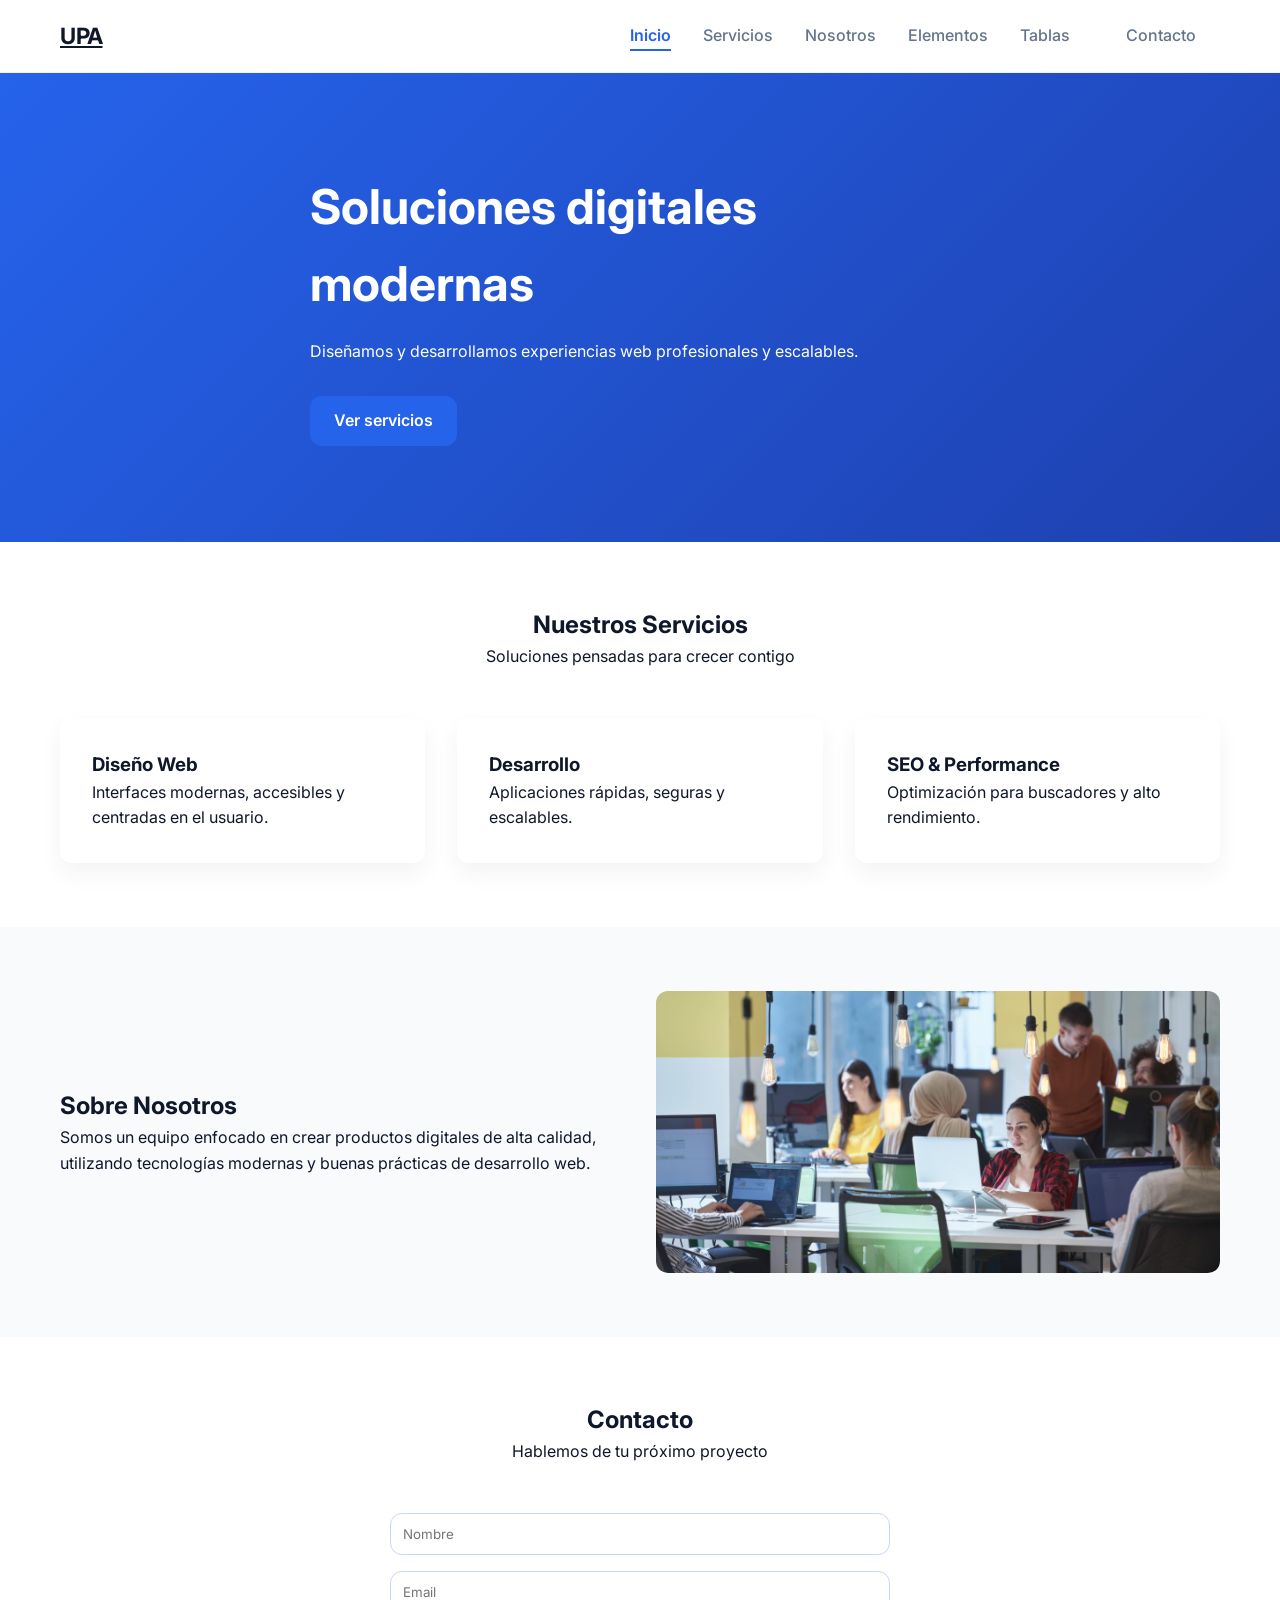
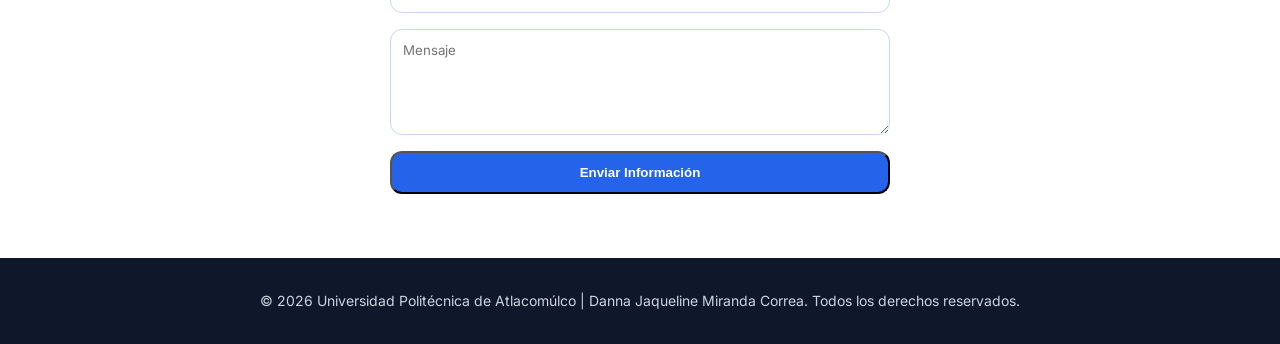
<file: DESARROLLO/index.html>
<!DOCTYPE html>
<html lang="es">
    <head>
        <meta charset="UTF-8" />
        <meta name="viewport" content="width=device-width, initial-scale=1.0" />
        <title>Desarrollo Web - Danna Jaqueline Miranda Correa</title>
        <meta name="description" content="Programación Web - UPA ISC | ITI" />

        <link rel="preconnect" href="https://fonts.googleapis.com">
        <link rel="preconnect" href="https://fonts.gstatic.com" crossorigin>
        <link href="https://fonts.googleapis.com/css2?family=Inter:wght@400;500;600;700&display=swap" rel="stylesheet">

        <link rel="stylesheet" href="css/main.css" />
    </head>

    <body>
        <!-- ================= HEADER ================= -->
        <header class="header">
            <nav class="nav container">
                <a href="index.html" class="logo">UPA</a>

                <button class="nav-toggle" aria-label="Abrir menú">
                    <span></span>
                    <span></span>
                    <span></span>
                </button>

                <ul class="nav-menu">
                    <li><a href="#inicio" class="active">Inicio</a></li>
                    <li><a href="#servicios">Servicios</a></li>
                    <li><a href="#nosotros">Nosotros</a></li>
                    <li><a href="elementos.html">Elementos</a></li>
                    <li><a href="tablas.html">Tablas</a></li>
                    <li>
                        <a href="#contacto" class="btn btn-contact">Contacto</a>
                    </li>
                </ul>
            </nav>
        </header>

        <!-- ================= MAIN ================= -->
        <main>
            <!-- INICIO -->
            <section id="inicio" class="hero">
                <div class="container hero-content">
                    <h1>Soluciones digitales modernas</h1>
                    <p>
                        Diseñamos y desarrollamos experiencias web profesionales y escalables.
                    </p>
                    <a href="#servicios" class="btn btn-primary">Ver servicios</a>
                </div>
            </section>

            <!-- SERVICIOS -->
            <section id="servicios" class="section">
                <div class="container">
                    <header class="section-header">
                        <h2>Nuestros Servicios</h2>
                        <p>Soluciones pensadas para crecer contigo</p>
                    </header>

                    <div class="grid">
                        <article class="card">
                            <h3>Diseño Web</h3>
                            <p>
                                Interfaces modernas, accesibles y centradas en el usuario.
                            </p>
                        </article>

                        <article class="card">
                            <h3>Desarrollo</h3>
                            <p>
                                Aplicaciones rápidas, seguras y escalables.
                            </p>
                        </article>

                        <article class="card">
                            <h3>SEO & Performance</h3>
                            <p>
                                Optimización para buscadores y alto rendimiento.
                            </p>
                        </article>
                    </div>
                </div>
            </section>

            <!-- NOSOTROS -->
            <section id="nosotros" class="section section-alt">
                <div class="container">
                    <div class="two-columns">
                        <div>
                            <h2>Sobre Nosotros</h2>
                            <p>
                                Somos un equipo enfocado en crear productos digitales de alta calidad,
                                utilizando tecnologías modernas y buenas prácticas de desarrollo web.
                            </p>
                        </div>

                        <div>
                            <img
                                src="assets/images/about.jpg"
                                alt="Equipo de trabajo - UPA ISC | ITI">
                        </div>
                    </div>
                </div>
            </section>

            <!-- CONTACTO -->
            <section id="contacto" class="section">
                <div class="container">
                    <header class="section-header">
                        <h2>Contacto</h2>
                        <p>Hablemos de tu próximo proyecto</p>
                    </header>

                    <form class="form">
                        <input type="text" placeholder="Nombre" required />
                        <input type="email" placeholder="Email" required />
                        <textarea placeholder="Mensaje" rows="5" required></textarea>
                        <button type="submit" class="btn btn-primary">
                            Enviar Información
                        </button>
                    </form>
                </div>
            </section>
        </main>

        <!-- ================= FOOTER ================= -->
        <footer class="footer">
            <div class="container footer-content">
                <p>
                    &copy; 2026 Universidad Politécnica de Atlacomúlco |
                    Danna Jaqueline Miranda Correa.
                    Todos los derechos reservados.
                </p>
            </div>
        </footer>

        <!-- BOTÓN SCROLL TOP -->
        <button class="scroll-top" aria-label="Volver arriba">
            &uarr;
        </button>

        <!-- ================= SCRIPTS ================= -->
        <script>
            const toggle = document.querySelector('.nav-toggle');
            const menu = document.querySelector('.nav-menu');

            toggle.addEventListener('click', () => {
                menu.classList.toggle('active');
            });

            document.querySelectorAll('.nav-menu a').forEach(link => {
                link.addEventListener('click', () => {
                    menu.classList.remove('active');
                });
            });
        </script>

        <script>
            const scrollTopBtn = document.querySelector('.scroll-top');

            window.addEventListener('scroll', () => {
                if (window.scrollY > 300) {
                    scrollTopBtn.classList.add('show');
                } else {
                    scrollTopBtn.classList.remove('show');
                }
            });

            scrollTopBtn.addEventListener('click', () => {
                window.scrollTo({
                    top: 0,
                    behavior: 'smooth'
                });
            });
        </script>
    </body>
</html>
</file>
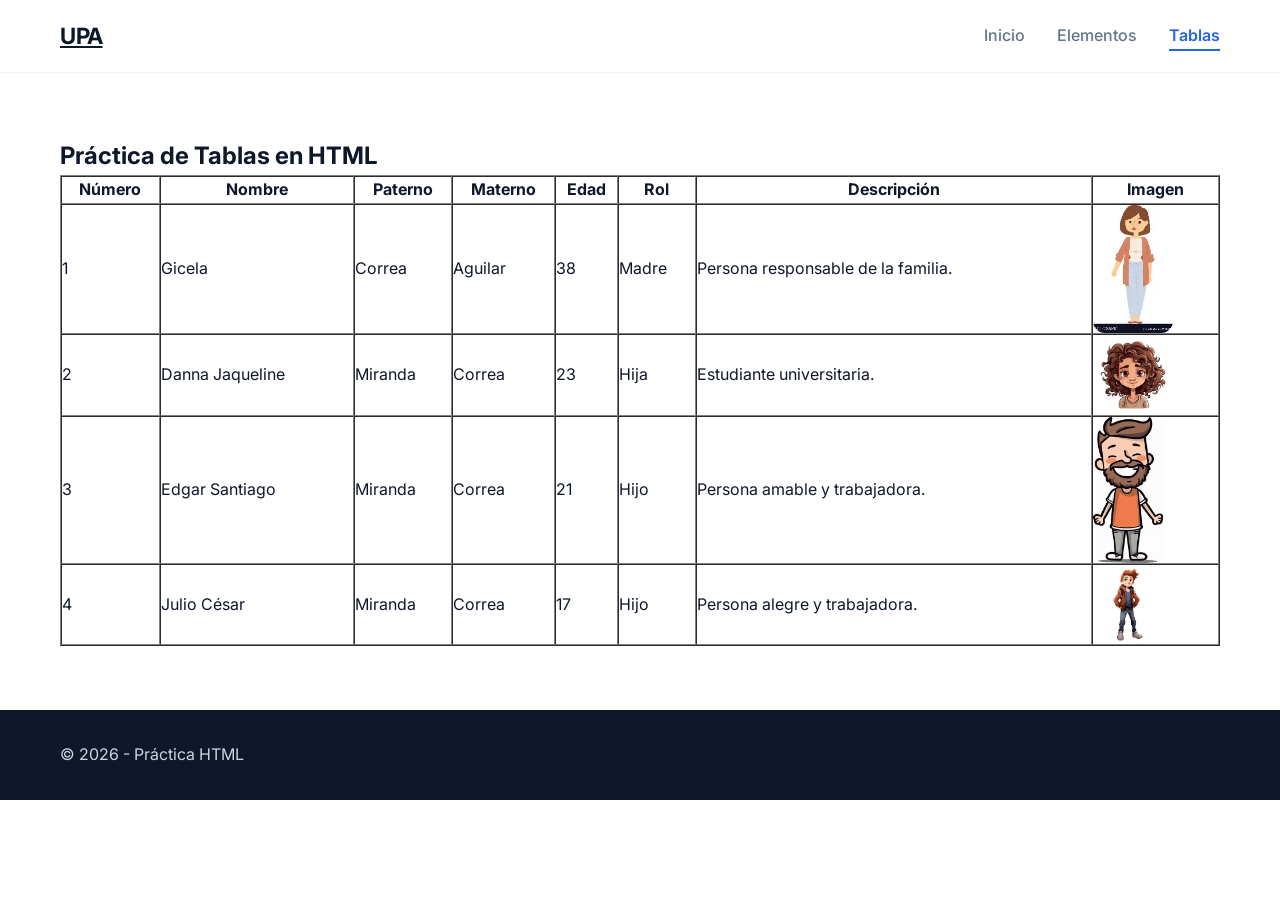
<file: DESARROLLO/tablas.html>
<!DOCTYPE html>
<html lang="es">
<head>
    <meta charset="UTF-8" />
    <meta name="viewport" content="width=device-width, initial-scale=1.0" />
    <title>Tablas - Desarrollo Web</title>

    <meta name="description" content="Tablas " />

    <link rel="preconnect" href="https://fonts.googleapis.com">
    <link rel="preconnect" href="https://fonts.gstatic.com" crossorigin>
    <link href="https://fonts.googleapis.com/css2?family=Inter:wght@400;500;600;700&display=swap" rel="stylesheet">

    <!-- CSS PRINCIPAL -->
    <link rel="stylesheet" href="css/main.css" />
</head>

<body>

<header class="header">
    <nav class="nav container">
        <a href="index.html" class="logo">UPA</a>

        <button class="nav-toggle" aria-label="Abrir menú">
            <span></span>
            <span></span>
            <span></span>
        </button>

        <ul class="nav-menu">
            <li><a href="index.html">Inicio</a></li>
            <li><a href="elementos.html">Elementos</a></li>
            <li><a href="tablas.html" class="active">Tablas</a></li>
        </ul>
    </nav>
</header>

<main>
    <section class="section">
        <div class="container">

            <h2>Práctica de Tablas en HTML</h2>

            <div style="overflow-x:auto;">
                <table border="1" width="100%" cellpadding="10" cellspacing="0">
                    <thead>
                        <tr>
                            <th>Número</th>
                            <th>Nombre</th>
                            <th>Paterno</th>
                            <th>Materno</th>
                            <th>Edad</th>
                            <th>Rol</th>
                            <th>Descripción</th>
                            <th>Imagen</th>
                        </tr>
                    </thead>

                    <tbody>
                        <tr>
                            <td>1</td>
                            <td>Gicela</td>
                            <td>Correa</td>
                            <td>Aguilar</td>
                            <td>38</td>
                            <td>Madre</td>
                            <td>Persona responsable de la familia.</td>
                            <td style="text-align:center;">
                                <img 
                                    src="assets/images/mama.webp"
                                    alt="Madre"
                                    width="80">
                            </td>
                        </tr>

                        <tr>
                            <td>2</td>
                            <td>Danna Jaqueline</td>
                            <td>Miranda</td>
                            <td>Correa</td>
                            <td>23</td>
                            <td>Hija</td>
                            <td>Estudiante universitaria.</td>
                            <td style="text-align:center;">
                                <img 
                                    src="assets/images/nana.webp"
                                    alt="Hija"
                                    width="80">
                            </td>
                        </tr>

                        <tr>
                            <td>3</td>
                            <td>Edgar Santiago</td>
                            <td>Miranda</td>
                            <td>Correa</td>
                            <td>21</td>
                            <td>Hijo</td>
                            <td>Persona amable y trabajadora.</td>
                            <td style="text-align:center;">
                                <img 
                                    src="assets/images/santiago.jpeg"
                                    alt="Hijo"
                                    width="70">
                            </td>
                        </tr>

                        <tr>
                            <td>4</td>
                            <td>Julio César</td>
                            <td>Miranda</td>
                            <td>Correa</td>
                            <td>17</td>
                            <td>Hijo</td>
                            <td>Persona alegre y trabajadora.</td>
                            <td style="text-align:center;">
                                <img 
                                    src="assets/images/julio.webp"
                                    alt="Hijo"
                                    width="70">
                            </td>
                        </tr>
                    </tbody>
                </table>
            </div>

        </div>
    </section>
</main>

<footer class="footer">
    <div class="container">
        <p>&copy; 2026 - Práctica HTML</p>
    </div>
</footer>

</body>
</html>
</file>
<file: DESARROLLO/css/main.css>
:root {
    --color-primary: #2563eb;
    --color-dark: #0f172a;
    --color-light: #f8fafc;
    --color-gray: #64748b;

    --max-width: 1200px;
    --radius: 0.75rem;
}
*,
*::before,
*::after {
    box-sizing: border-box;
    margin: 0;
    padding: 0;
}

body {
    font-family: 'Inter', sans-serif;
    color: var(--color-dark);
    line-height: 1.6;
    background-color: #fff;
}

img {
    max-width: 100%;
    display: block;
    border-radius: var(--radius);
}

.container {
    max-width: var(--max-width);
    margin: 0 auto;
    padding: 0 1.25rem;
}

.section {
    padding: 4rem 0;
}

.section-alt {
    background-color: var(--color-light);
}

.section-header {
    text-align: center;
    margin-bottom: 3rem;
}

.btn {
    display: inline-block;
    padding: 0.75rem 1.5rem;
    border-radius: var(--radius);
    text-decoration: none;
    font-weight: 600;
    transition: background 0.3s;
}

.btn-primary {
    background-color: var(--color-primary);
    color: #fff;
}

.btn-primary:hover {
    background-color: #1d4ed8;
}

.header {
    position: sticky;
    top: 0;
    z-index: 100;
    background: rgba(255, 255, 255, 0.85);
    backdrop-filter: blur(10px);
    border-bottom: 1px solid rgba(0, 0, 0, 0.05);
}

.nav {
    display: flex;
    justify-content: space-between;
    align-items: center;
    height: 4.5rem;
}

.logo {
    font-size: 1.4rem;
    font-weight: 700;
    color: var(--color-dark);
    letter-spacing: -0.5px;
}

.nav-menu {
    display: flex;
    align-items: center;
    gap: 2rem;
    list-style: none;
}

.nav-menu a {
    position: relative;
    text-decoration: none;
    font-weight: 500;
    color: var(--color-gray);
    transition: color 0.3s ease;
}

.nav-menu a::after {
    content: '';
    position: absolute;
    bottom: -6px;
    left: 0;
    width: 0;
    height: 2px;
    background-color: var(--color-primary);
    transition: width 0.3s ease;
}

.nav-menu a:hover {
    color: var(--color-primary);
}

.nav-menu a:hover::after {
    width: 100%;
}

.hero {
    background: linear-gradient(135deg, #2563eb, #1e40af);
    color: #fff;
    padding: 6rem 0;
}

.hero-content {
    max-width: 700px;
}

.hero h1 {
    font-size: clamp(2rem, 5vw, 3rem);
    margin-bottom: 1rem;
}

.hero p {
    margin-bottom: 2rem;
}

.grid {
    display: grid;
    gap: 2rem;
    grid-template-columns: repeat(auto-fit, minmax(250px, 1fr));
}

.card {
    background: #fff;
    padding: 2rem;
    border-radius: var(--radius);
    box-shadow: 0 10px 25px rgba(0,0,0,0.05);
}

.two-columns {
    display: grid;
    gap: 2rem;
}

@media (min-width: 768px) {
    .two-columns {
        grid-template-columns: 1fr 1fr;
        align-items: center;
    }
}

.form {
    max-width: 500px;
    margin: 0 auto;
    display: grid;
    gap: 1rem;
}

.form input,
.form textarea {
    padding: 0.75rem;
    border-radius: var(--radius);
    border: 1px solid #cbd5f5;
    font-family: inherit;
}

.footer {
    background: var(--color-dark);
    color: #cbd5e1;
    padding: 2rem 0;
}

.footer-content {
    text-align: center;
    font-size: 0.875rem;
}

.nav-toggle {
    display: none;
    flex-direction: column;
    gap: 5px;
    background: none;
    border: none;
    cursor: pointer;
}

.nav-toggle span {
    width: 25px;
    height: 3px;
    background-color: var(--color-dark);
    border-radius: 2px;
    transition: 0.3s;
}

@media (max-width: 768px) {
    .nav-toggle {
        display: flex;
    }
    .nav-menu {
        position: absolute;
        top: 4rem;
        left: 0;
        width: 100%;
        background: #fff;
        flex-direction: column;
        align-items: center;
        gap: 1.5rem;
        padding: 2rem 0;

        transform: translateY(-120%);
        transition: transform 0.3s ease-in-out;
        box-shadow: 0 10px 25px rgba(0,0,0,0.1);
    }
    .nav-menu.active {
        transform: translateY(0);
    }
    .nav-menu {
        background: rgba(255, 255, 255, 0.95);
        backdrop-filter: blur(12px);
        border-radius: 0 0 1rem 1rem;
    }
    .nav-menu a {
        font-size: 1.1rem;
    }
    .btn-contact {
        width: 80%;
        text-align: center;
    }
}

.nav-menu a.active {
    color: var(--color-primary);
    font-weight: 600;
}

.nav-menu a.active::after {
    width: 100%;
}

.scroll-top {
    position: fixed;
    bottom: 2rem;
    right: 2rem;

    width: 45px;
    height: 45px;

    border: none;
    border-radius: 50%;

    background-color: var(--color-primary);
    color: #fff;

    font-size: 1.2rem;
    font-weight: bold;

    cursor: pointer;

    display: flex;
    align-items: center;
    justify-content: center;

    opacity: 0;
    pointer-events: none;

    transition: opacity 0.3s ease, transform 0.3s ease;
}

.scroll-top:hover {
    transform: translateY(-4px);
    background-color: #1d4ed8;
}

.scroll-top.show {
    opacity: 1;
    pointer-events: auto;
}

/* ===============================
   ELEMENTOS HTML
================================ */

.elementos-grid {
    display: grid;
    gap: 2rem;
    grid-template-columns: repeat(auto-fit, minmax(280px, 1fr));
}

.elementos-grid .card h3 {
    margin-bottom: 1rem;
    color: var(--color-primary);
}

.elementos-grid p {
    color: var(--color-gray);
}

.elementos-grid ul,
.elementos-grid ol {
    margin-left: 1.2rem;
}

.elementos-grid li {
    margin-bottom: 0.5rem;
}

.elementos-grid a {
    color: var(--color-primary);
    font-weight: 500;
}

.elementos-grid iframe {
    border-radius: var(--radius);
    border: none;
}

.elementos-grid figure {
    text-align: center;
}

.elementos-grid figcaption {
    font-size: 0.85rem;
    color: var(--color-gray);
    margin-top: 0.5rem;
}

/* Formularios en Elementos */
.elementos-grid form label {
    font-weight: 500;
    font-size: 0.9rem;
}

.elementos-grid select {
    padding: 0.75rem;
    border-radius: var(--radius);
    border: 1px solid #cbd5f5;
    font-family: inherit;
}

/* ===============================
   TABLAS
================================ */

.table-wrapper {
    overflow-x: auto;
}

.styled-table {
    width: 100%;
    border-collapse: collapse;
    background-color: #fff;
    border-radius: var(--radius);
    overflow: hidden;
    box-shadow: 0 10px 25px rgba(0,0,0,0.05);
}

.styled-table thead {
    background-color: var(--color-primary);
    color: #fff;
}

.styled-table th,
.styled-table td {
    padding: 1rem;
    text-align: left;
    font-size: 0.9rem;
}

.styled-table tbody tr {
    border-bottom: 1px solid #e2e8f0;
}

.styled-table tbody tr:nth-child(even) {
    background-color: #f8fafc;
}

.styled-table tbody tr:hover {
    background-color: #eef2ff;
}

.styled-table th {
    font-weight: 600;
}

.styled-table td img {
    width: 45px;
    height: 45px;
    object-fit: cover;
    border-radius: 50%;
}
</file>
